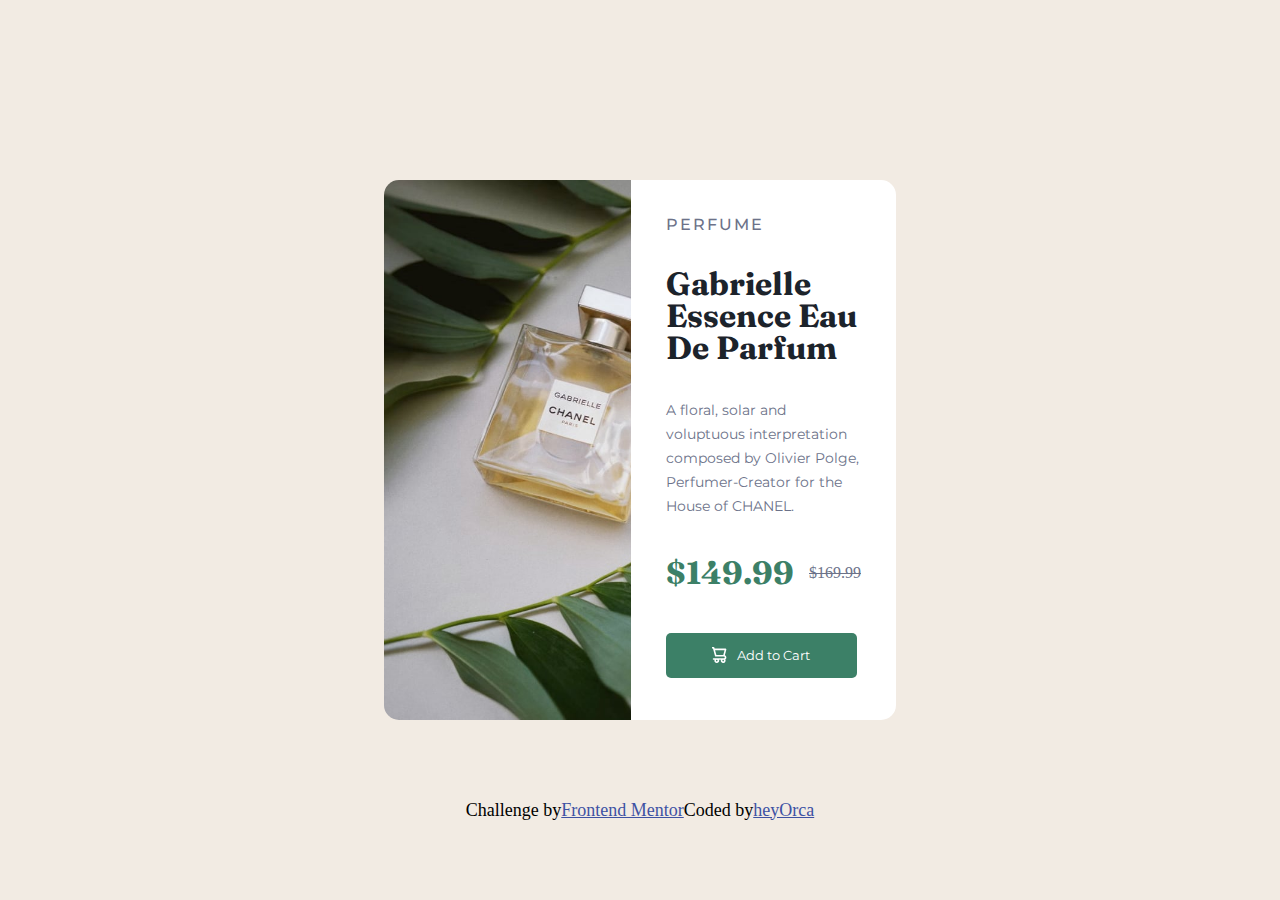
<file: Easy-HTML-CSS/Product-Preview-Component/index.html>
<!DOCTYPE html>
<html lang="en">
<head>
  <meta charset="UTF-8">
  <meta name="viewport" content="width=device-width, initial-scale=1.0"> <!-- displays site properly based on user's device -->

  <link rel="icon" type="image/png" sizes="32x32" href="./images/favicon-32x32.png">

  <link rel="stylesheet" href="style.css">
  
  <title>Frontend Mentor | Product preview card component</title>

  <!-- Feel free to remove these styles or customise in your own stylesheet 👍 -->
  <style>
    .attribution { font-size: 18px; text-align: center; grid-area: 3/ 2/ 4/ 3; display: flex; align-items: center; justify-content: center;}
    .attribution a { color: hsl(228, 45%, 44%); } 
  </style>
</head>
<body>
  <main>
      <div id="pic">
      </div>
      <section id="about">
        <h4>Perfume</h4>

        <h2 id="perfume-name">Gabrielle Essence Eau De Parfum</h2>
      
        <p id="description">
          A floral, solar and voluptuous interpretation composed by Olivier Polge, 
          Perfumer-Creator for the House of CHANEL.
        </p>
      
        <div id="price">
          <h2 id="d-price">$149.99</h2><span>$169.99</span>
        </div>
      
        <button id="cart">
          <img src="./images/icon-cart.svg" alt="">
          <p>Add to Cart</p>
        </button>
      </section>
    </main>
  
  <div class="attribution">
    <p>Challenge by</p> <a href="https://www.frontendmentor.io?ref=challenge" target="_blank"> Frontend Mentor</a>
    <p>Coded by</p> <a href="https://github.com/dhanushd-27/Front-End-Mentor/edit/main/Easy-HTML-CSS/Product-Preview-Component/"> heyOrca</a>
  </div>
</body>
</html>
</file>
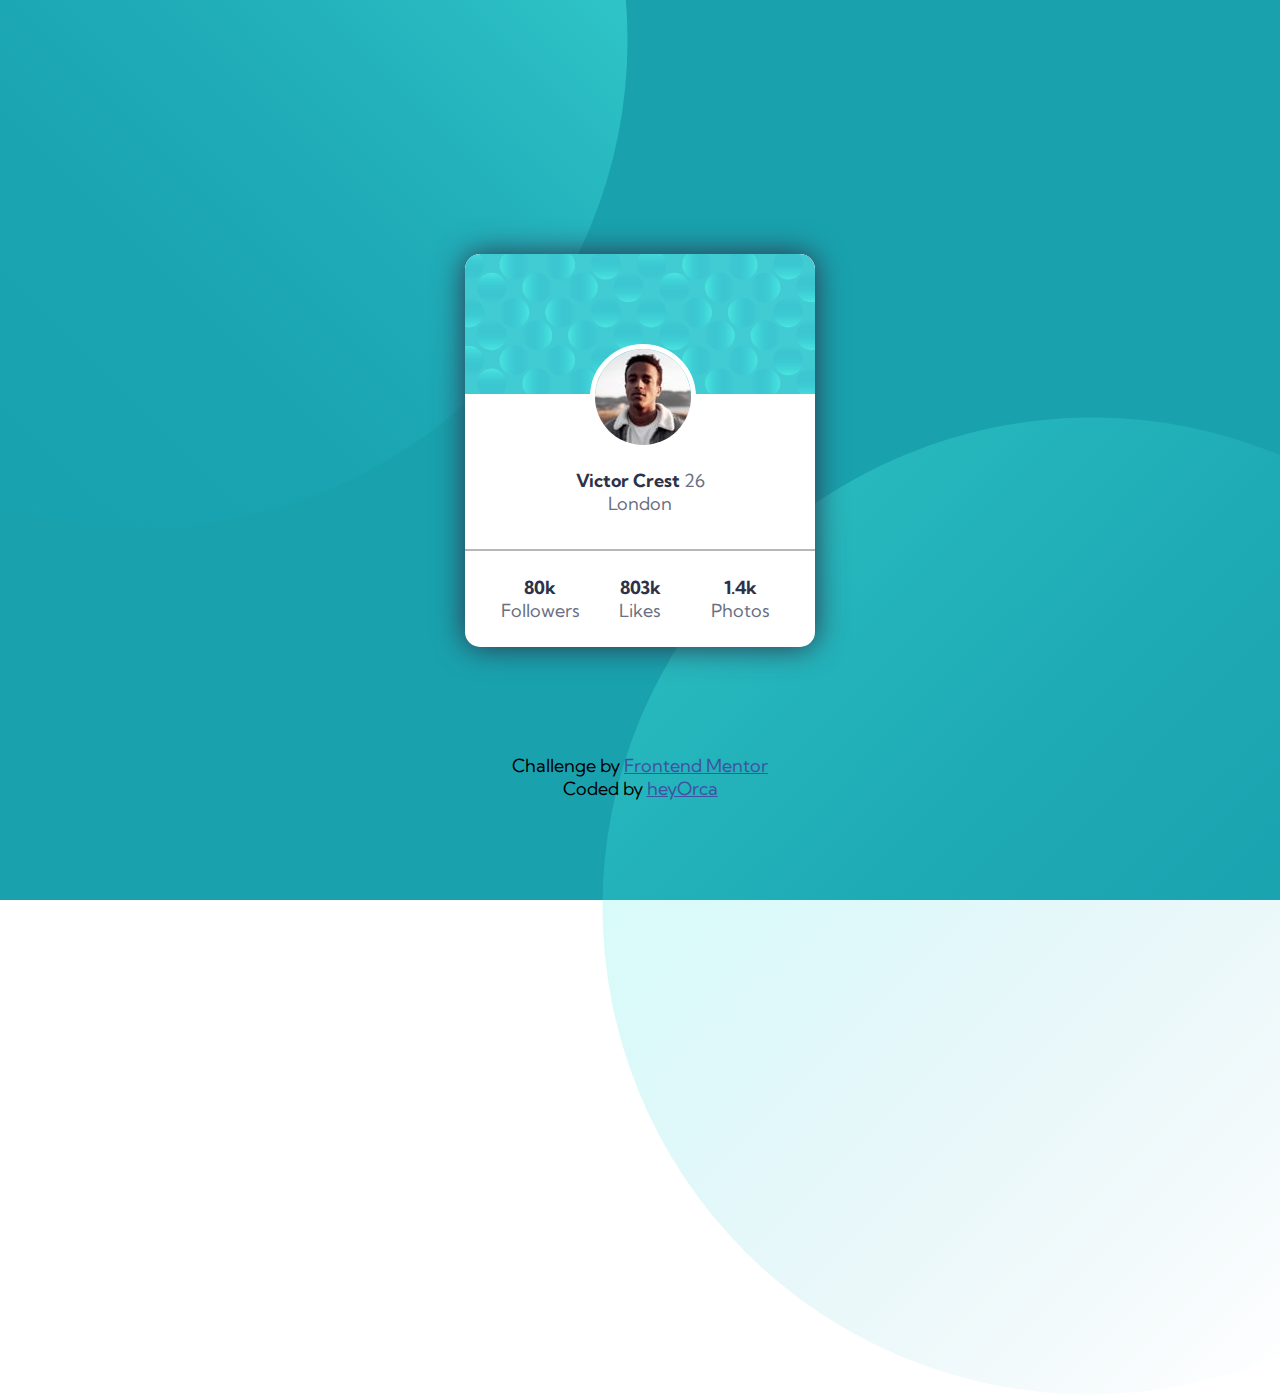
<file: Easy-HTML-CSS/Profile-Card-Component/index.html>
<!DOCTYPE html>
<html lang="en">
<head>
  <meta charset="UTF-8">
  <meta name="viewport" content="width=device-width, initial-scale=1.0"> <!-- displays site properly based on user's device -->

  <link rel="icon" type="image/png" sizes="32x32" href="./images/favicon-32x32.png">
  
  <link rel="stylesheet" href="style.css">
  <title>Frontend Mentor | Profile card component</title>

  <!-- Feel free to remove these styles or customise in your own stylesheet 👍 -->
  <style>
    #attribution { font-size: 11px; text-align: center; }
    #attribution a { color: hsl(228, 45%, 44%); }
  </style>
</head>
<body>
  <div class="container">
    <div id="top-pattern">
      <img src="./images/bg-pattern-top.svg" alt="">
    </div>
    <div id="bottom-pattern">
      <img src="./images/bg-pattern-bottom.svg" alt="">
    </div>
    <main>
      <!-- Pattern Card -->
        <img id="pattern-card"src="./images/bg-pattern-card.svg" alt="pattern behind the profile pic">
      <!-- Main Section -->
      <img id="profile-img" src="./images/image-victor.jpg" alt="Profile Picture of the User">
      <section id="profile-body">
            <h3 id="name">Victor Crest <span class="light-gray">26</span></h3>

            <p class="light-gray">London</p>
      </section>
      <section id="bottom">
        <div>
          <h4>80k</h4>
          <p class="light-gray">Followers</p>
        </div>
      
        <div>
          <h4>803k</h4>
          <p class="light-gray">Likes</p>
        </div>
      
        <div>
          <h4>1.4k</h4>
          <p class="light-gray">Photos</p>
        </div>  
      </section>
    </main>
    <div id="attribution">
      <p>Challenge by <a href="https://www.frontendmentor.io?ref=challenge" target="_blank">Frontend Mentor</a></p>
      <p>Coded by <a href="https://github.com/dhanushd-27/Front-End-Mentor/blob/main/Easy-HTML-CSS/">heyOrca</a></p> 
    </div>
  </div>
</body>
</html>
</file>
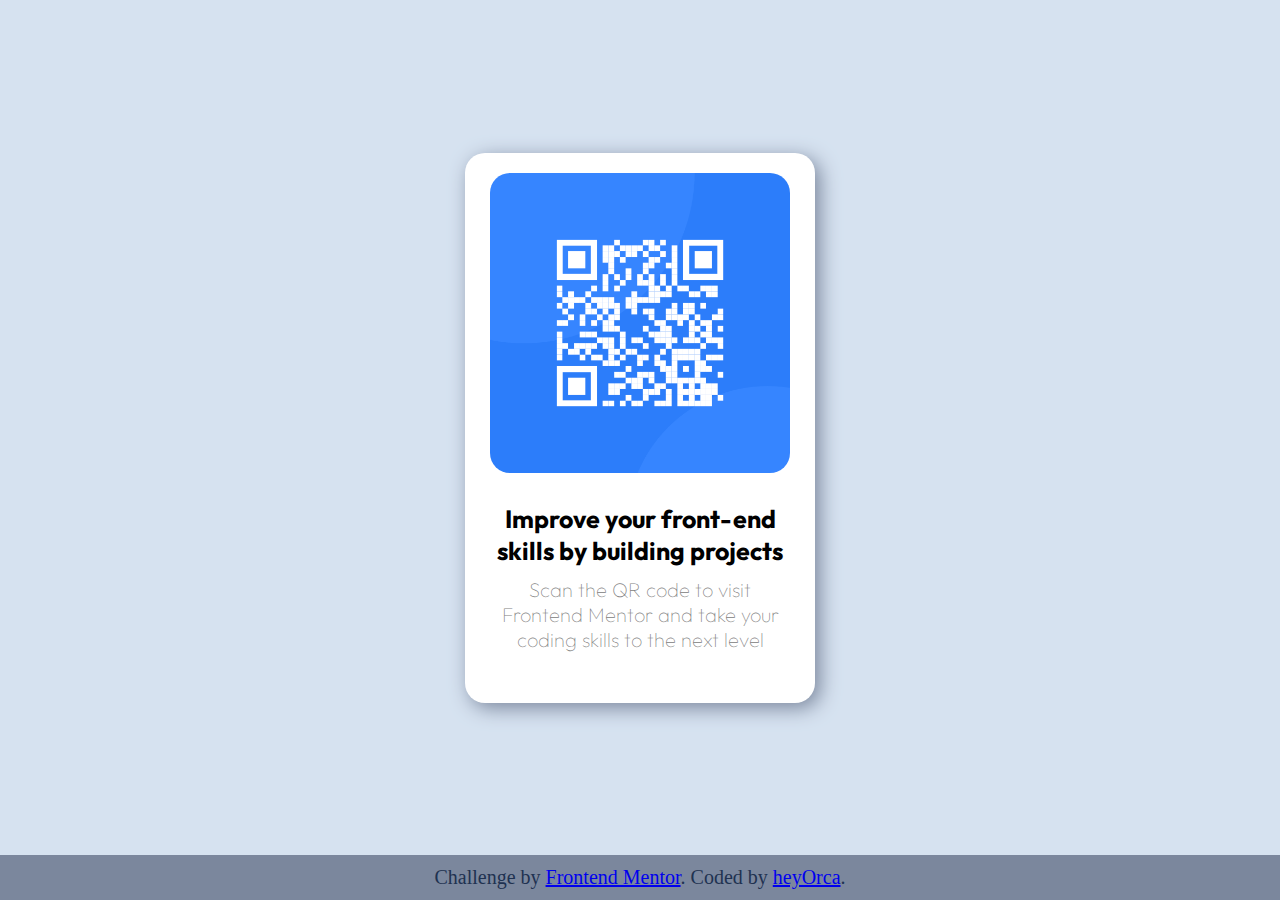
<file: Easy-HTML-CSS/QR-Code/index.html>
<!DOCTYPE html>
<html lang="en">
<head>
  <meta charset="UTF-8">
  <meta name="viewport" content="width=device-width, initial-scale=1.0">
  <!-- displays site properly based on user's device -->

  <link rel="icon" type="image/png" sizes="32x32" href="./images/favicon-32x32.png">
  <link rel="stylesheet" href="style.css">
  <title>Frontend Mentor | QR code component</title>
</head>
<body>
  <main>
    <div class="outer-container">
      <div class="inner-container">
        <div>
          <img src="./images/image-qr-code.png" alt="QR Code to scan to explore Front end mentor website." id="qrcode">
        </div>
        <div class="text">
          <p id="bold">Improve your front-end skills by building projects</p>
          <p id="normal">  Scan the QR code to visit Frontend Mentor and take your coding skills to the next level</p>
        </div>
      </div>
    </div>
  </main>
  <footer>
    <div class="attribution">
      Challenge by <a href="https://www.frontendmentor.io?ref=challenge" target="_blank">Frontend Mentor</a>. 
      Coded by <a href="https://github.com/dhanushd-27/Front-End-Mentor/tree/main/Easy-HTML-CSS">heyOrca</a>.
    </div>
  </footer>
</body>
</html>
</file>
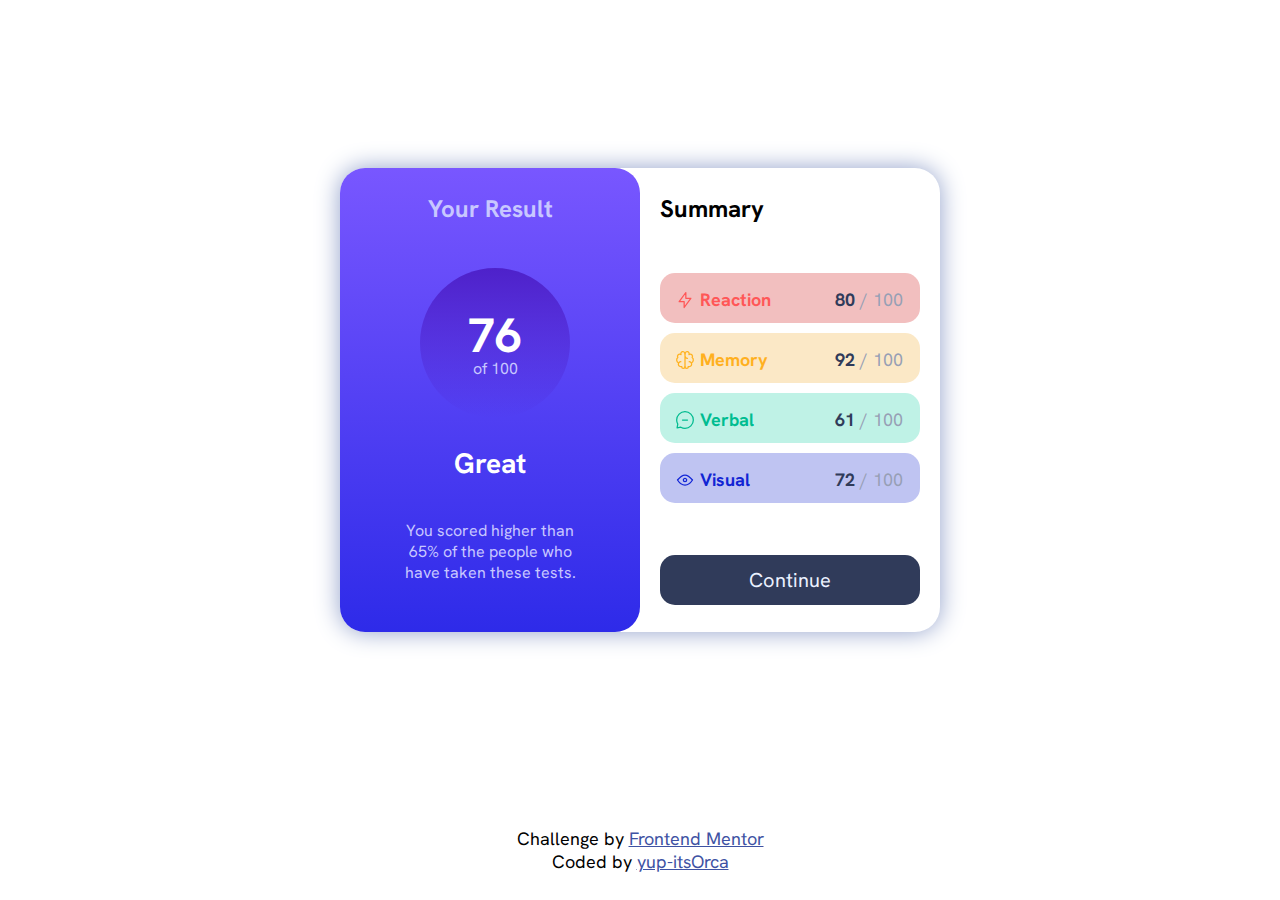
<file: Easy-HTML-CSS/Result Summary/index.html>
<!DOCTYPE html>
<html lang="en">
<head>
  <meta charset="UTF-8">
  <meta name="viewport" content="width=device-width, initial-scale=1.0"> <!-- displays site properly based on user's device -->

  <link rel="icon" type="image/png" sizes="32x32" href="./assets/images/favicon-32x32.png">
  <link rel="stylesheet" href="style.css">
  
  <title>Frontend Mentor | Results summary component</title>

  <!-- Feel free to remove these styles or customise in your own stylesheet 👍 -->
  <style>
    img{ margin: 10px;}
    h5{ margin: 10px;}
    span{ color: hsl(224, 30%, 27%); font-weight: bolder; margin-left: 55px;}
    .score{ color: hsl(223, 17%, 65%);}
    .attribution { font-size: 11px; text-align: center; }
    .attribution a { color: hsl(228, 45%, 44%); }
  </style>
</head>
<body>
  <div class="container">
    
    <main>
      <!-- Blue Container -->
      <section id="blue-container">
        <h4 id="res">Your Result</h4>
      
        <div id="score-container">  
          <p id="result">76</p>
          <p id="max-result">of 100</p>
        </div>
    
        <h3 id="remark">Great</h3>
        <p id="comment">You scored higher than 65% of the people who have taken these tests.</p>
      </section>
      
      <!-- Summary Section -->
      <section id="summary">
        <h4 id="summ">Summary</h4>
    
        <article>
          <div id="red-section" class="category">
            <img src="./assets/images/icon-reaction.svg" alt="">
            <h5 id="red">Reaction</h5>
            <p class="score"><span>80</span> / 100</p>
          </div>
        
          <div id="yellow-section" class="category">
            <img src="./assets/images/icon-memory.svg" alt="">
            <h5 id="yellow">Memory</h5>
            <p class="score"><span>92</span> / 100</p>
          </div>
        
          <div id="green-section" class="category">
            <img src="./assets/images/icon-verbal.svg" alt="">
            <h5 id="green">Verbal</h5>
            <p class="score"><span>61</span> / 100</p>
          </div>
        
          <div id="blue-section" class="category">
            <img src="./assets/images/icon-visual.svg" alt="">
            <h5 id="blue">Visual</h5>
            <p class="score"><span>72</span> / 100</p>
          </div>
        </article>
    
        <button type="button">Continue</button>
      </section>
    </main>
    
    <footer>
      <div class="attribution">
        <p>Challenge by <a href="https://www.frontendmentor.io?ref=challenge" target="_blank">Frontend Mentor</a></p>
        <p>Coded by <a href="https://github.com/dhanushd-27/Front-End-Mentor/tree/main/Easy-HTML-CSS/">yup-itsOrca</a></p>
      </div>
    </footer>
  </div>
</body>
</html>
</file>
<file: Easy-HTML-CSS/Product-Preview-Component/style.css>
@import url('https://fonts.googleapis.com/css2?family=Fraunces:wght@700&family=Montserrat:wght@500;700&display=swap');

*{
    margin: 0;
    padding: 0;
}

body{
    height: 100vh;
    width: 100%;
    background-color: hsl(30, 38%, 92%);
    display: grid;
    flex-direction: column;
    grid-template-columns: 30% 40% 30%;
    grid-template-rows: 20% 60% 20%;
}

main{
    grid-column: 2/ 3;
    grid-row: 2/ 3;
    display: grid;
    grid-template-columns: 1fr 1fr;
}

/* First child of main */
#pic{
    background-image: url(./images/image-product-desktop.jpg);
    background-size: cover;
    border-top-left-radius: 15px;
    border-bottom-left-radius: 15px;
}

/* Second child of main */
#about{
    display: grid;
    background-color: white;
    padding: 30px;
    border-top-right-radius: 15px;
    border-bottom-right-radius: 15px;
}

#about *{
    margin: 5px;
}

#about h4{
    letter-spacing: 2px;
    text-transform: uppercase;
    font-family: 'Montserrat', sans-serif;
    font-weight: 500;
    color: hsl(228, 12%, 48%);
}

#perfume-name{
    text-align: left;
    font-size:  32px;
    line-height: 32px;
    font-family: 'Fraunces', serif;
    color: hsl(212, 21%, 14%);
}

#about #description{
    font-family: 'Montserrat', sans-serif;
    color: hsl(228, 12%, 48%);
    text-align: left;
    font-size: 14px;
    line-height: 24px;
}

#about #price{
    display: flex;
    margin: 0;
}

#price h2{
    font-family: 'Fraunces', serif;
    font-weight: 700;
    font-size: 32px;
    color: hsl(158, 36%, 37%);
    margin-right: 10px;
}

#price span{
    text-decoration: line-through;
    color: hsl(228, 12%, 48%);
    font-size: 16px;
    margin-top: 16px;
}

#about button{
    height: 45px;
    width: 93%;
    border: 0;
    background-color: hsl(158, 36%, 37%);
    border-radius: 5px;
    display: flex;
    justify-content: center;
    align-items: center;
    color: white;
    margin-top: auto;
    margin-bottom: auto;
    font-family: 'Montserrat', sans-serif;
}

#about button:hover{
    background-color: hsl(157, 40%, 22%);
}
</file>
<file: Easy-HTML-CSS/Profile-Card-Component/style.css>
@import url('https://fonts.googleapis.com/css2?family=Kumbh+Sans:wght@400;700&display=swap');

*{
    margin: 0;
    padding: 0;
    overflow: hidden;
    font-family: 'Kumbh Sans', sans-serif;
    font-size: 18px;
}

.container{
    height: 100vh;
    width: 100vw;
    background-color: hsl(185, 75%, 39%);
    display: flex;
    flex-direction: column;
    justify-content: center;
    align-items: center;
}

#top-pattern{
    position: absolute;
    top: -450px;
    left: -350px;
}

#bottom-pattern{
    position: absolute;
    bottom: -500px;
    right: -300px;
}

main{
    position: relative;
    background-color: white;
    text-align: center;
    border-radius: 15px;
    z-index: 1;
    box-shadow: 0 0 30px hsl(229, 23%, 23%);
}

#pattern-card{
    border-top-right-radius: 15px;
    border-top-left-radius: 15px;
}

#bottom{
    display: grid;
    grid-template-columns: 1fr 1fr 1fr;
    align-items: center;
    padding: 25px;
    border-top: 2px solid hsl(220, 2%, 72%);
}

#profile-img{
    position: absolute;
    top: 90px;
    left: 125px;
    border-radius: 50%;
    border: 5px solid white;
}

#profile-body{
    height: 150px;
    position: relative;
    top: 70px;
}

span{
    font-weight: 400;
}

.light-gray{
    color: hsl(227, 10%, 46%);
}

h3, h4{
    color: hsl(229, 23%, 23%);
}

#attribution{
    position: absolute;
    bottom: 100px;
}
</file>
<file: Easy-HTML-CSS/QR-Code/style.css>
@import url('https://fonts.googleapis.com/css2?family=Outfit:wght@400&display=swap');

*{
    padding: 0;
    margin: 0;
}

body{
    display:flex;
    flex-direction: column;
    min-height: 100vh;
}
.outer-container{
    display: flex;
    height: 95vh;
    width: 100%;
    background-color: hsl(212, 45%, 89%);
    justify-content: center;
    align-items: center;
    z-index: 0;
}

.inner-container{
    display: flex;
    flex-direction: column;
    width: 350px;
    height: 550px;
    background-color: white;
    border-radius: 20px;
    justify-content: space-between;
    align-items: center;
    box-shadow: 5px 5px 20px hsl(220, 15%, 55%);
}

img{
    margin: 20px;
    width: 300px;
    height: 300px;
    border-radius: 20px;
}

.text{
    display: flex;
    flex-direction: column;
    font-family: 'Outfit', sans-serif;
    width: 300px;
    height: 200px;
    text-align: center;
}

#bold{
    font-weight: 700;
    justify-content: flex-start;
    align-items: center;
    font-size: 25px;
    margin-bottom: 10px;
}

#normal{
    font-size: 20px;
    font-weight: 100;
    color: gray;
}

footer{
    display: flex;
    height: 5vh;
    justify-content: center;
    align-items: center;
    background-color: hsl(220, 15%, 55%);
    font-size: 20px;
    font-weight: 500;
    z-index: 2;
}
.attribution{
    color: hsl(218 , 44%, 22%);
}
</file>
<file: Easy-HTML-CSS/Result Summary/style.css>
@import url('https://fonts.googleapis.com/css2?family=Hanken+Grotesk:wght@500;700;800&display=swap');

*{
    margin: 0;
    padding: 0;
    font-family: 'Hanken Grotesk', sans-serif;
    font-size: 18px;
}

.container{
    display: grid;
    grid-template-rows: 1fr 100px;
    height: 100vh;
    width: 100vw;
    background-color: white;
    justify-content: center;
    align-items: center;
}

main{
    height: 464px;
    width: 600px;
    /* Grid Styling */
    display: grid;
    grid-template-columns: 1fr 1fr;
    text-align: center;

    /* Box */
    border-radius: 25px;
    box-shadow: 0 0 25px hsl(224, 35%, 68%);
}
/* Apply CSS on Blue Container */
#blue-container{
    /* Background */
    background-image: linear-gradient(hsl(252, 100%, 67%), hsl(241, 81%, 54%));
    color: white;
    border-radius: 25px;

    /* Grid */
    display: grid;
    height: 464px;
    justify-content: center;
    align-items: center;
    grid-template-rows: 80px 190px 50px auto;
    grid-area: 1/ 1/ 7/ 2;
}

#score-container{
    display: grid;
    place-items: center;
    grid-template-rows: 30px 75px 20px auto;
    height: 150px;
    width: 150px;
    /* CSS Position Property */
    position: relative;
    left: 30px;
    /* Border and Background Property */
    border-radius: 50%;
    background-image: linear-gradient(hsla(256, 72%, 46%, 1), hsla(241, 72%, 46%, 0));
}

#summ{
    margin: 10px;
    display: flex;
    align-items: center;
    font-size: 24px;
}

#res{
    font-size: 24px;
    color: hsl(241, 100%, 89%);
}

#result{
    font-size: 48px;
    font-weight: bolder;
    grid-area: 2/ 1/ 3/ 1;      
}

#max-result{
    position: relative;
    bottom: 15px;
    font-size: 16px;
    grid-area: 3/ 1/ 4/ 1;
    color: hsl(241, 100%, 89%);
}

#remark{
    font-size: 28px;
}
#comment{
    align-self: center;
    font-size: 16px;
    height: 80px;
    width: 200px;
    color: hsl(241, 100%, 89%);
}

#summary{
    display: grid;
    grid-template-rows: 80px 280px 1fr;
    justify-content: center;
    align-items: center;
    height: 464px;
    grid-area: 1/ 2/ 1/ 3;
}
.category{
    height: 40px;
    width: 250px;
    padding: 5px;
    margin: 10px;
    display: grid;
    grid-template-columns: 25px 90px 1fr;
    justify-content: center ;
    align-items: center;
    border-radius: 15px;
    text-align: left;
}

#red-section{
    color: hsl(0, 100%, 67%);
    background-color: hsl(0, 67%, 85%);
}

#yellow-section{
    color: hsl(39, 100%, 56%);
    background-color: hsl(39, 87%, 88%);
}

#green-section{
    color: hsl(166, 100%, 37%);
    background-color: hsl(166, 67%, 85%);
}

#blue-section{
    color: hsl(234, 85%, 45%);
    background-color: hsl(234, 67%, 85%);
}

button{
    margin: 10px;
    border: 0;
    border-radius: 15px;
    height: 50px;
    width: 260px;

    /*Font and background CSS */
    background-color: hsl(224, 30%, 27%);
    color: hsl(221, 100%, 96%);
    font-size: 20px;
}

button:hover{
    background-image: linear-gradient(hsl(252, 100%, 67%), hsl(241, 81%, 54%));
}
</file>
